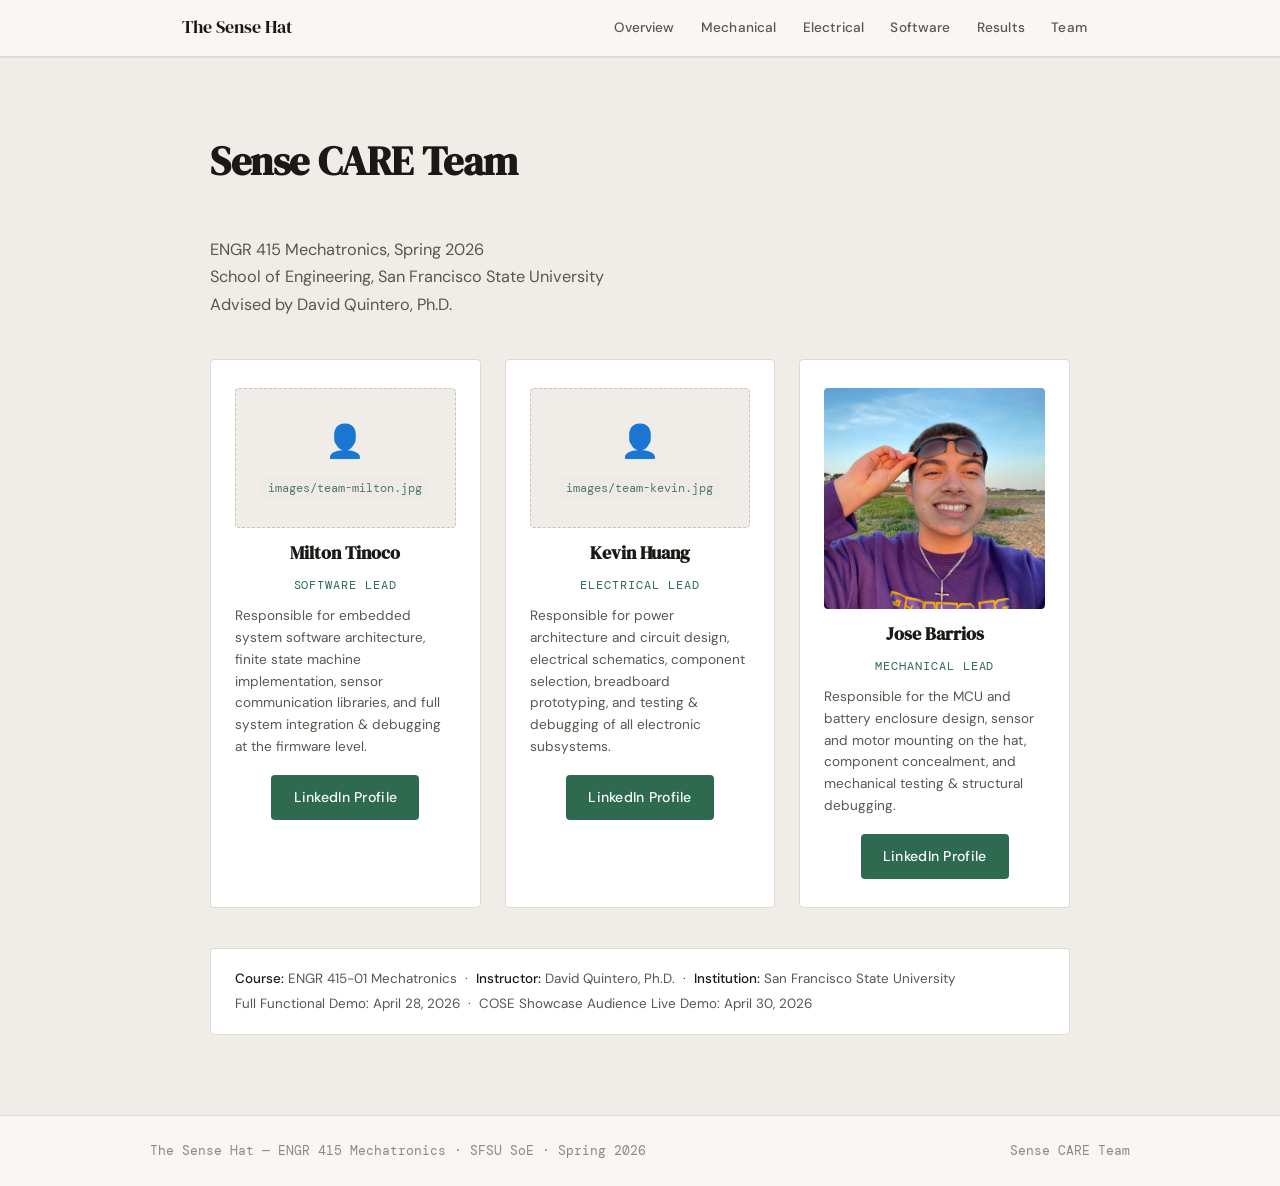
<file: team.html>
<!DOCTYPE html>
<html lang="en">
<head>
  <meta charset="UTF-8" />
  <meta name="viewport" content="width=device-width, initial-scale=1.0" />
  <title>The Sense Hat — SFSU Mechatronics (ENGR 415)</title>
  <link rel="stylesheet" href="style.css" />
  <link rel="preconnect" href="https://fonts.googleapis.com" />
  <link rel="preconnect" href="https://fonts.gstatic.com" crossorigin />
  <link href="https://fonts.googleapis.com/css2?family=DM+Serif+Display:ital@0;1&family=DM+Mono:wght@400;500&family=DM+Sans:wght@300;400;500&display=swap" rel="stylesheet" />
  <!-- https://html-preview.github.io/?url=https://github.com/ahumanpeople/engr_415_final_project/blob/main/index.html -->
</head>
<body>

  <!-- ─── NAV ─────────────────────────────────────────────────────── -->
  <nav id="navbar">
    <div class="nav-inner">
      <span class="nav-logo">The Sense Hat</span>
      <button class="nav-toggle" aria-label="Toggle menu" id="navToggle">
        <span></span><span></span><span></span>
      </button>
      <ul class="nav-links" id="navLinks">
        <li><a href="index.html">Overview</a></li>
        <li><a href="mechanical.html">Mechanical</a></li>
        <li><a href="electrical.html">Electrical</a></li>
        <li><a href="software.html">Software</a></li>
        <li><a href="results.html">Results</a></li>
        <li><a href="team.html">Team</a></li>
      </ul>
    </div>
  </nav>

  <main>

    <!-- ─── TEAM ───────────────────────────────────────────────────── -->
    <section id="team" class="section section-alt">
      <div class="section-inner">
        <h2 class="section-title">Sense CARE Team</h2>
        <p class="section-intro">
          <br>
          ENGR 415 Mechatronics, Spring 2026
          <br>
          School of Engineering, San Francisco State University
          <br>
          Advised by David Quintero, Ph.D.
        </p>

        <div class="team-grid">

          <div class="team-card">
            <figure class="team-photo">
              <div class="img-placeholder small">
                <span class="img-placeholder-icon">👤</span>
                <code>images/team-milton.jpg</code>
              </div>
              <!-- <img src="images/team-milton.jpg" alt="Milton Tinoco" /> -->
            </figure>
            <h3>Milton Tinoco</h3>
            <p class="team-role">Software Lead</p>
            <p>Responsible for embedded system software architecture, finite state machine
            implementation, sensor communication libraries, and full system integration &amp;
            debugging at the firmware level.</p>
            <a href="https://www.linkedin.com/in/miltonmtinoco/" class="btn-contact">LinkedIn Profile</a>
          </div>

          <div class="team-card">
            <figure class="team-photo">
              <div class="img-placeholder small">
                <span class="img-placeholder-icon">👤</span>
                <code>images/team-kevin.jpg</code>
              </div>
              <!-- <img src="images/team-kevin.jpg" alt="Kevin Huang" /> -->
            </figure>
            <h3>Kevin Huang</h3>
            <p class="team-role">Electrical Lead</p>
            <p>Responsible for power architecture and circuit design, electrical schematics,
            component selection, breadboard prototyping, and testing &amp; debugging of all
            electronic subsystems.</p>
            <a href="https://www.linkedin.com/in/kevin-huang-7332212b8/" class="btn-contact">LinkedIn Profile</a>
          </div>

          <div class="team-card">
            <figure class="team-photo">
              <img src="images/team_member_jose.png" alt="Jose Barrios" />
            </figure>
            <h3>Jose Barrios</h3>
            <p class="team-role">Mechanical Lead</p>
            <p>Responsible for the MCU and battery enclosure design, sensor and motor mounting
            on the hat, component concealment, and mechanical testing &amp; structural debugging.</p>
            <a href="https://www.linkedin.com/in/jbarrios03" class="btn-contact">LinkedIn Profile</a>
          </div>

        </div>

        <div class="acknowledgement">
          <p>
            <strong>Course:</strong> ENGR 415-01 Mechatronics &nbsp;·&nbsp;
            <strong>Instructor:</strong> David Quintero, Ph.D. &nbsp;·&nbsp;
            <strong>Institution:</strong> San Francisco State University
          </p>
          <p>Full Functional Demo: April 28, 2026 &nbsp;·&nbsp; COSE Showcase Audience Live Demo: April 30, 2026</p>
        </div>
      </div>
    </section>

  </main>

  <!-- ─── FOOTER ────────────────────────────────────────────────────── -->
  <footer class="site-footer">
    <div class="footer-inner">
      <span>The Sense Hat &mdash; ENGR 415 Mechatronics · SFSU SoE · Spring 2026</span>
      <span>Sense CARE Team</span>
    </div>
  </footer>

  <script src="script.js"></script>
</body>
</html>
</file>
<file: style.css>
/* ═══════════════════════════════════════════════════════════
   THE SENSE HAT — style.css
   Light, technical, Obsidian-inspired engineering aesthetic.
   Fonts: DM Serif Display (headings) · DM Sans (body) · DM Mono (code)
   ═══════════════════════════════════════════════════════════ */

/* ── Variables ──────────────────────────────────────────── */
:root {
  /* Palette */
  --bg:          #f8f7f5;
  --bg-alt:      #f0ede8;
  --surface:     #ffffff;
  --border:      #dedad4;
  --border-mid:  #c9c4bc;

  --text-primary:   #1a1916;
  --text-secondary: #5a564f;
  --text-muted:     #8c8880;

  --accent:      #2d6a4f;       /* muted forest green */
  --accent-mid:  #52796f;
  --accent-pale: #d8e8e2;

  --code-bg:     #eeebe6;

  /* Typography */
  --font-display: 'DM Serif Display', Georgia, serif;
  --font-body:    'DM Sans', system-ui, sans-serif;
  --font-mono:    'DM Mono', 'Courier New', monospace;

  /* Spacing */
  --max-w:    860px;
  --section-v: 5rem;

  /* Misc */
  --radius:   4px;
  --shadow:   0 1px 4px rgba(0,0,0,0.07), 0 4px 16px rgba(0,0,0,0.05);
  --transition: 0.18s ease;
}

/* ── Reset & Base ───────────────────────────────────────── */
*, *::before, *::after { box-sizing: border-box; margin: 0; padding: 0; }

html { scroll-behavior: smooth; font-size: 16px; }

body {
  font-family: var(--font-body);
  background: var(--bg);
  color: var(--text-primary);
  line-height: 1.7;
  -webkit-font-smoothing: antialiased;
}

body.intro-active {
  overflow: hidden;
}

body.intro-active #navbar,
body.intro-active .hero,
body.intro-active main {
  opacity: 0;
  transform: translateY(10px);
  animation: page-rise-in 1.15s ease 2.05s forwards;
}

.intro-screen {
  position: fixed;
  inset: 0;
  z-index: 1000;
  display: grid;
  place-items: center;
  background:
    radial-gradient(circle at 50% 42%, rgba(82, 121, 111, 0.24), transparent 34rem),
    #0f1110;
  opacity: 1;
  pointer-events: none;
  animation: intro-fade-away 3.45s ease forwards;
}

.intro-title {
  font-family: var(--font-display);
  color: #f5f1ea;
  font-size: clamp(3rem, 8vw, 7rem);
  line-height: 0.95;
  text-align: center;
  opacity: 0;
  transform: translateY(14px) scale(0.97);
  animation: intro-title-rise 2.5s ease forwards;
}

@keyframes intro-title-rise {
  0% {
    opacity: 0;
    transform: translateY(14px) scale(0.97);
  }
  34%, 72% {
    opacity: 1;
    transform: translateY(0) scale(1);
  }
  100% {
    opacity: 0;
    transform: translateY(-10px) scale(1.02);
  }
}

@keyframes intro-fade-away {
  0%, 62% { opacity: 1; }
  100% {
    opacity: 0;
    visibility: hidden;
  }
}

@keyframes page-rise-in {
  0% {
    opacity: 0;
    transform: translateY(10px);
  }
  100% {
    opacity: 1;
    transform: translateY(0);
  }
}

@media (prefers-reduced-motion: reduce) {
  .intro-screen {
    animation-duration: 0.7s;
  }

  .intro-title {
    animation-duration: 0.7s;
  }
}

img {
  display: block;
  width: 100%;
  height: auto;
  border-radius: var(--radius);
}

a { color: var(--accent); text-decoration: none; }
a:hover { text-decoration: underline; }

/* ── Nav ────────────────────────────────────────────────── */
#navbar {
  position: sticky;
  top: 0;
  z-index: 100;
  background: rgba(248, 247, 245, 0.94);
  border-bottom: 1px solid var(--border);
  backdrop-filter: blur(8px);
  -webkit-backdrop-filter: blur(8px);
}

.nav-inner {
  max-width: calc(var(--max-w) + 120px);
  margin: 0 auto;
  padding: 0 2rem;
  height: 56px;
  display: flex;
  align-items: center;
  gap: 2rem;
}

.nav-logo {
  font-family: var(--font-display);
  font-size: 1.1rem;
  color: var(--text-primary);
  white-space: nowrap;
  flex-shrink: 0;
}

.nav-links {
  display: flex;
  list-style: none;
  gap: 0.25rem;
  margin-left: auto;
}

.nav-links a {
  display: block;
  padding: 0.3rem 0.7rem;
  font-size: 0.85rem;
  font-weight: 500;
  color: var(--text-secondary);
  border-radius: var(--radius);
  letter-spacing: 0.01em;
  transition: color var(--transition), background var(--transition);
}

.nav-links a:hover,
.nav-links a.active {
  color: var(--accent);
  background: var(--accent-pale);
  text-decoration: none;
}

/* Hamburger */
.nav-toggle {
  display: none;
  flex-direction: column;
  gap: 5px;
  background: none;
  border: none;
  cursor: pointer;
  padding: 4px;
  margin-left: auto;
}

.nav-toggle span {
  display: block;
  width: 22px;
  height: 2px;
  background: var(--text-primary);
  border-radius: 2px;
  transition: var(--transition);
}

/* ── Hero ───────────────────────────────────────────────── */
.hero {
  min-height: 88vh;
  display: grid;
  grid-template-columns: 1fr 1fr;
  align-items: center;
  gap: 3rem;
  max-width: calc(var(--max-w) + 200px);
  margin: 0 auto;
  padding: 4rem 2rem 4rem;
}

.hero-inner {
  display: flex;
  flex-direction: column;
  gap: 1.25rem;
}

.hero-label {
  font-family: var(--font-mono);
  font-size: 0.75rem;
  color: var(--accent-mid);
  letter-spacing: 0.08em;
  text-transform: uppercase;
}

.hero-title {
  font-family: var(--font-display);
  font-size: clamp(2.8rem, 5vw, 4rem);
  line-height: 1.1;
  color: var(--text-primary);
  letter-spacing: -0.01em;
}

.hero-subtitle {
  font-size: 1.05rem;
  color: var(--text-secondary);
  max-width: 42ch;
  line-height: 1.65;
}

.hero-meta {
  display: flex;
  flex-wrap: wrap;
  gap: 0.4rem;
  font-size: 0.85rem;
  color: var(--text-muted);
  font-family: var(--font-mono);
}

.hero-meta .sep { color: var(--border-mid); }

.btn-primary {
  display: inline-block;
  margin-top: 0.5rem;
  padding: 0.65rem 1.4rem;
  border: 0;
  background: var(--accent);
  color: #fff;
  border-radius: var(--radius);
  font-family: var(--font-body);
  font-size: 0.88rem;
  font-weight: 500;
  letter-spacing: 0.02em;
  transition: background var(--transition), transform var(--transition);
  align-self: flex-start;
  cursor: pointer;
}

.btn-primary:hover {
  background: var(--accent-mid);
  text-decoration: none;
  transform: translateY(-1px);
}

/* Hero motion preview */
.hero-motion-card {
  width: 100%;
  display: flex;
  flex-direction: column;
  gap: 0.95rem;
  padding: 0;
  border: none;
  border-radius: 0;
  background: transparent;
  box-shadow: none;
}

.motion-card-header {
  display: flex;
  flex-direction: column;
  gap: 0.2rem;
  padding: 0.15rem 0.1rem 0.25rem;
}

.motion-card-header span {
  font-family: var(--font-mono);
  font-size: 0.72rem;
  color: var(--accent);
  letter-spacing: 0.08em;
  text-transform: uppercase;
}

.motion-card-header strong {
  max-width: 22rem;
  color: var(--text-primary);
  font-size: clamp(1.25rem, 2.4vw, 1.85rem);
  line-height: 1.05;
  font-weight: 700;
}

.motion-media-grid {
  display: grid;
  grid-template-columns: 1fr;
  align-items: stretch;
}

.motion-video {
  width: 100%;
  height: 100%;
  min-height: 180px;
  aspect-ratio: 4 / 3;
  object-fit: cover;
  object-position: center 45%;
  border: none;
  border-radius: var(--radius);
  background: var(--bg-alt);
  box-shadow: 0 10px 28px rgba(26, 25, 22, 0.13);
}

.motion-video-feature {
  aspect-ratio: 16 / 12.9;
}

.hero-image-wrap {
  display: flex;
  justify-content: center;
  align-items: center;
}

.hero-img {
  width: 100%;
  max-width: 420px;
}

.hero-model {
  width: 100%;
  max-width: 520px;
}

.hero-model model-viewer {
  height: min(58vh, 520px);
  min-height: 380px;
}

/* ── Sections ───────────────────────────────────────────── */
.section {
  padding: var(--section-v) 2rem;
  border-top: 1px solid var(--border);
}

.section-alt {
  background: var(--bg-alt);
}

.section-inner {
  max-width: var(--max-w);
  margin: 0 auto;
  display: flex;
  flex-direction: column;
  gap: 2.5rem;
}

.section-title {
  font-family: var(--font-display);
  font-size: clamp(1.9rem, 3.5vw, 2.5rem);
  color: var(--text-primary);
  letter-spacing: -0.01em;
  line-height: 1.15;
}

.section-intro {
  color: var(--text-secondary);
  font-size: 1.02rem;
  max-width: 60ch;
  margin-top: -1rem;
}

.subsection-title {
  font-family: var(--font-display);
  font-size: 1.2rem;
  color: var(--text-primary);
  border-bottom: 1px solid var(--border);
  padding-bottom: 0.5rem;
  margin-bottom: -1rem;
}

/* ── Prose ──────────────────────────────────────────────── */
.prose {
  display: flex;
  flex-direction: column;
  gap: 1rem;
}

.prose p {
  color: var(--text-secondary);
  font-size: 0.97rem;
  line-height: 1.75;
}

.prose strong { color: var(--text-primary); font-weight: 500; }

/* ── Cards ──────────────────────────────────────────────── */
.card-grid {
  display: grid;
  gap: 1.25rem;
}

.two-col  { grid-template-columns: repeat(2, 1fr); }
.three-col { grid-template-columns: repeat(3, 1fr); }

.card {
  background: var(--surface);
  border: 1px solid var(--border);
  border-radius: var(--radius);
  padding: 1.5rem;
  display: flex;
  flex-direction: column;
  gap: 0.6rem;
}

.card-icon {
  font-size: 1.4rem;
  line-height: 1;
}

.card h4 {
  font-size: 0.95rem;
  font-weight: 500;
  color: var(--text-primary);
}

.card p {
  font-size: 0.88rem;
  color: var(--text-secondary);
  line-height: 1.6;
}

.repo-panel {
  margin: 1.2rem 0 1.8rem;
  padding: 1.25rem;
  background: linear-gradient(135deg, #f4f8f5 0%, #ffffff 100%);
  border: 1px solid #b7d4c8;
  border-left: 5px solid var(--accent);
  border-radius: var(--radius);
  box-shadow: var(--shadow);
}

.repo-panel .subsection-title {
  margin-top: 0;
}

.repo-links {
  display: grid;
  gap: 0.85rem;
  margin-top: 0.7rem;
}

.repo-card {
  display: flex;
  align-items: center;
  gap: 1rem;
  padding: 1rem 1.1rem;
  background: #ffffff;
  border: 1px solid #c5d8ce;
  border-radius: var(--radius);
  color: var(--text-primary);
  text-decoration: none;
  box-shadow: var(--shadow-soft);
  transition: transform 0.18s ease, border-color 0.18s ease, box-shadow 0.18s ease;
}

.repo-card:hover {
  transform: translateY(-2px);
  border-color: var(--accent);
  box-shadow: 0 16px 34px rgba(34, 83, 62, 0.16);
  text-decoration: none;
}

.repo-icon {
  flex: 0 0 auto;
  font-family: var(--font-mono);
  font-size: 0.68rem;
  letter-spacing: 0.08em;
  text-transform: uppercase;
  color: var(--accent);
  background: var(--accent-pale);
  border: 1px solid #b7d4c8;
  border-radius: var(--radius);
  padding: 0.45rem 0.55rem;
}

.repo-card strong {
  display: block;
  font-size: 1.02rem;
  font-weight: 500;
}

.repo-card small {
  display: block;
  margin-top: 0.2rem;
  color: var(--text-secondary);
  font-size: 0.82rem;
}

/* ── Image blocks ───────────────────────────────────────── */
.img-block {
  display: flex;
  flex-direction: column;
  gap: 0.75rem;
  width: 100%;
}

.img-row {
  display: grid;
  grid-template-columns: 1fr 1fr;
  gap: 1.25rem;
}

.img-placeholder {
  width: 100%;
  min-height: 220px;
  background: var(--bg-alt);
  border: 1.5px dashed var(--border-mid);
  border-radius: var(--radius);
  display: flex;
  flex-direction: column;
  align-items: center;
  justify-content: center;
  gap: 0.5rem;
  padding: 1.5rem;
  text-align: center;
  color: var(--text-muted);
  font-size: 0.82rem;
  transition: border-color var(--transition);
}

.img-placeholder:hover { border-color: var(--accent-mid); }

.img-placeholder.small { min-height: 160px; }

.img-placeholder-icon { font-size: 2rem; }

.img-placeholder code {
  font-family: var(--font-mono);
  font-size: 0.73rem;
  background: var(--code-bg);
  padding: 0.15rem 0.4rem;
  border-radius: 2px;
  color: var(--accent-mid);
  word-break: break-all;
}

.demo-video-block {
  margin-top: 1.5rem;
  width: min(100%, 1120px);
  align-self: center;
}

.demo-video-embed {
  width: 100%;
  min-height: min(72vh, 680px);
  aspect-ratio: 16 / 9;
  border: 1px solid var(--border-mid);
  border-radius: var(--radius);
  background: var(--bg-alt);
  box-shadow: var(--shadow);
}

.gui-video-block {
  margin-top: 1.25rem;
}

.gui-video {
  display: block;
  width: 100%;
  max-height: 76vh;
  aspect-ratio: 16 / 9;
  object-fit: contain;
  background: #101412;
  border: 1px solid var(--border-mid);
  border-radius: var(--radius);
  box-shadow: var(--shadow);
}

.diagram-popout {
  cursor: pointer;
  perspective: 1200px;
  outline: none;
}

.diagram-popout:focus-visible .diagram-frame {
  box-shadow: 0 0 0 3px rgba(41, 112, 79, 0.25), var(--shadow);
}

.diagram-frame {
  position: relative;
  overflow: hidden;
  border-radius: var(--radius);
  background: #ffffff;
  border: 1px solid #c5d8ce;
  transform-style: preserve-3d;
  transition: transform 0.22s ease, box-shadow 0.22s ease, border-color 0.22s ease;
  box-shadow: 0 16px 34px rgba(34, 83, 62, 0.14);
}

.diagram-frame::before {
  content: "";
  position: absolute;
  inset: -1px;
  pointer-events: none;
  background: radial-gradient(circle at var(--mx, 50%) var(--my, 40%), rgba(55, 143, 102, 0.16), transparent 36%);
  opacity: 0;
  transition: opacity 0.22s ease;
  z-index: 1;
}

.diagram-frame img {
  display: block;
  width: 100%;
  transform: rotateX(var(--rx, 0deg)) rotateY(var(--ry, 0deg)) translateZ(18px) scale(1.015);
  transition: transform 0.18s ease;
}

.diagram-popout:hover .diagram-frame {
  border-color: var(--accent);
  box-shadow: 0 24px 48px rgba(34, 83, 62, 0.22);
}

.diagram-popout:hover .diagram-frame::before {
  opacity: 1;
}

.diagram-badge {
  position: absolute;
  right: 1rem;
  bottom: 1rem;
  z-index: 2;
  font-family: var(--font-mono);
  font-size: 0.72rem;
  letter-spacing: 0.06em;
  text-transform: uppercase;
  color: #ffffff;
  background: rgba(26, 25, 22, 0.76);
  border: 1px solid rgba(255, 255, 255, 0.34);
  border-radius: var(--radius);
  padding: 0.45rem 0.65rem;
  backdrop-filter: blur(8px);
}

.diagram-modal {
  position: fixed;
  inset: 0;
  z-index: 1000;
  display: none;
  align-items: center;
  justify-content: center;
  padding: 4rem 2rem 2rem;
  background: rgba(14, 18, 16, 0.86);
}

.diagram-modal.open {
  display: flex;
}

body.modal-open {
  overflow: hidden;
}

.diagram-modal img {
  max-width: min(96vw, 1280px);
  max-height: 86vh;
  object-fit: contain;
  border-radius: var(--radius);
  background: #ffffff;
  box-shadow: 0 28px 70px rgba(0, 0, 0, 0.42);
}

.diagram-modal-close {
  position: absolute;
  top: 1.25rem;
  right: 1.5rem;
  border: 1px solid rgba(255, 255, 255, 0.42);
  border-radius: var(--radius);
  background: rgba(255, 255, 255, 0.12);
  color: #ffffff;
  font: 500 0.82rem var(--font-sans);
  padding: 0.55rem 0.8rem;
  cursor: pointer;
}

.diagram-modal-close:hover {
  background: rgba(255, 255, 255, 0.2);
}

figcaption {
  font-size: 0.82rem;
  color: var(--text-muted);
  font-style: italic;
  line-height: 1.5;
  padding: 0 0.25rem;
}

.model-block {
  display: flex;
  flex-direction: column;
  gap: 0.75rem;
}

.cad-showcase .section-inner {
  display: flex;
  flex-direction: column;
  align-items: center;
}

.cad-showcase .section-title {
  align-self: center;
  text-align: center;
}

.model-block model-viewer {
  width: 100%;
  height: min(68vh, 620px);
  min-height: 430px;
  border: 1px solid var(--border-mid);
  border-radius: var(--radius);
  background:
    linear-gradient(90deg, rgba(26, 25, 22, 0.09) 1px, transparent 1px),
    linear-gradient(0deg, rgba(26, 25, 22, 0.09) 1px, transparent 1px),
    radial-gradient(circle at 50% 42%, #c8ced0 0, #aeb8bd 48%, #98a4aa 100%);
  background-size: 36px 36px, 36px 36px, 100% 100%;
  box-shadow: var(--shadow);
}

.model-download {
  display: inline-flex;
  margin-left: 0.35rem;
  color: var(--accent);
  font-style: normal;
  font-weight: 500;
}

/* ── Tables ─────────────────────────────────────────────── */
.table-wrap {
  overflow-x: auto;
  border: 1px solid var(--border);
  border-radius: var(--radius);
}

table {
  width: 100%;
  border-collapse: collapse;
  font-size: 0.85rem;
}

thead {
  background: var(--bg-alt);
  border-bottom: 1px solid var(--border);
}

th {
  text-align: left;
  padding: 0.7rem 1rem;
  font-weight: 500;
  color: var(--text-primary);
  font-size: 0.8rem;
  letter-spacing: 0.03em;
  text-transform: uppercase;
  white-space: nowrap;
}

td {
  padding: 0.65rem 1rem;
  color: var(--text-secondary);
  border-bottom: 1px solid var(--border);
  vertical-align: top;
}

tbody tr:last-child td { border-bottom: none; }

tbody tr:hover td { background: var(--accent-pale); }

.total-row td {
  background: var(--bg-alt);
  color: var(--text-primary);
  border-top: 1px solid var(--border-mid);
}

/* ── Power table (inside cards) ─────────────────────────── */
.power-table {
  display: flex;
  flex-direction: column;
  gap: 0.3rem;
  margin-top: 0.25rem;
}

.power-row {
  display: flex;
  justify-content: space-between;
  font-size: 0.84rem;
  color: var(--text-secondary);
  padding: 0.25rem 0;
  border-bottom: 1px solid var(--border);
}

.power-row:last-child { border-bottom: none; }

.power-row.total {
  font-weight: 500;
  color: var(--text-primary);
  border-top: 1px solid var(--border-mid);
  border-bottom: none;
  padding-top: 0.4rem;
  margin-top: 0.1rem;
}

/* ── Tags ───────────────────────────────────────────────── */
.tag-list {
  display: flex;
  flex-wrap: wrap;
  gap: 0.5rem;
}

.tag {
  font-family: var(--font-mono);
  font-size: 0.76rem;
  background: var(--accent-pale);
  color: var(--accent);
  border: 1px solid #b7d4c8;
  padding: 0.25rem 0.65rem;
  border-radius: var(--radius);
  letter-spacing: 0.01em;
}

/* ── Code block ─────────────────────────────────────────── */
.code-block {
  background: var(--code-bg);
  border: 1px solid var(--border);
  border-radius: var(--radius);
  padding: 1.5rem 1.75rem;
  overflow-x: auto;
}

.code-block code {
  font-family: var(--font-mono);
  font-size: 0.82rem;
  line-height: 1.75;
  color: var(--text-primary);
  white-space: pre;
}

/* ── Challenges ─────────────────────────────────────────── */
.challenge-list {
  display: flex;
  flex-direction: column;
  gap: 1rem;
}

.challenge {
  background: var(--surface);
  border: 1px solid var(--border);
  border-left: 3px solid var(--accent);
  border-radius: 0 var(--radius) var(--radius) 0;
  padding: 1.1rem 1.25rem;
  display: flex;
  flex-direction: column;
  gap: 0.4rem;
}

.challenge-label {
  font-size: 0.82rem;
  font-weight: 500;
  font-family: var(--font-mono);
  color: var(--accent);
  text-transform: uppercase;
  letter-spacing: 0.07em;
}

.challenge p {
  font-size: 0.88rem;
  color: var(--text-secondary);
  line-height: 1.65;
}

/* ── Team ───────────────────────────────────────────────── */
.team-grid {
  display: grid;
  grid-template-columns: repeat(3, 1fr);
  gap: 1.5rem;
}

.team-card {
  background: var(--surface);
  border: 1px solid var(--border);
  border-radius: var(--radius);
  padding: 1.75rem 1.5rem;
  display: flex;
  flex-direction: column;
  gap: 0.6rem;
  text-align: center;
}

.team-photo {
  width: 100%;
}

.team-photo .img-placeholder.small {
  min-height: 140px;
}

.team-card h3 {
  font-family: var(--font-display);
  font-size: 1.15rem;
  color: var(--text-primary);
}

.team-role {
  font-family: var(--font-mono);
  font-size: 0.76rem;
  color: var(--accent);
  text-transform: uppercase;
  letter-spacing: 0.08em;
  margin-top: -0.2rem;
}

.team-card p:not(.team-role) {
  font-size: 0.85rem;
  color: var(--text-secondary);
  line-height: 1.6;
  text-align: left;
}

.btn-contact {
  display: inline-block;
  margin-top: 0.5rem;
  padding: 0.65rem 1.4rem;
  background: var(--accent);
  color: #fff;
  border-radius: var(--radius);
  font-size: 0.88rem;
  font-weight: 500;
  letter-spacing: 0.02em;
  transition: background var(--transition), transform var(--transition);
  align-self: center;
}

.btn-contact:hover {
  background: var(--accent-mid);
  text-decoration: none;
  transform: translateY(-1px);
}

.acknowledgement {
  background: var(--surface);
  border: 1px solid var(--border);
  border-radius: var(--radius);
  padding: 1.25rem 1.5rem;
  display: flex;
  flex-direction: column;
  gap: 0.3rem;
}

.acknowledgement p {
  font-size: 0.84rem;
  color: var(--text-secondary);
  line-height: 1.5;
}

.acknowledgement strong {
  color: var(--text-primary);
  font-weight: 500;
}

/* ── Footer ─────────────────────────────────────────────── */
.site-footer {
  border-top: 1px solid var(--border);
  padding: 1.5rem 2rem;
}

.footer-inner {
  max-width: calc(var(--max-w) + 120px);
  margin: 0 auto;
  display: flex;
  justify-content: space-between;
  align-items: center;
  flex-wrap: wrap;
  gap: 0.5rem;
  font-size: 0.8rem;
  color: var(--text-muted);
  font-family: var(--font-mono);
}

/* ── Scroll-reveal animation ─────────────────────────────── */
.reveal {
  opacity: 0;
  transform: translateY(18px);
  transition: opacity 0.5s ease, transform 0.5s ease;
}

.reveal.visible {
  opacity: 1;
  transform: translateY(0);
}

/* ── Responsive — Tablet ─────────────────────────────────── */
@media (max-width: 900px) {
  .hero {
    grid-template-columns: 1fr;
    min-height: unset;
    padding-top: 3rem;
  }

  .hero-image-wrap { order: -1; }
  .hero-img { max-width: 340px; margin: 0 auto; }
  .hero-model { max-width: 520px; margin: 0 auto; }

  .three-col { grid-template-columns: repeat(2, 1fr); }

  .team-grid { grid-template-columns: repeat(2, 1fr); }
}

/* ── Responsive — Mobile ─────────────────────────────────── */
@media (max-width: 640px) {
  :root { --section-v: 3.5rem; }

  .nav-inner { padding: 0 1.25rem; }

  .nav-links {
    display: none;
    flex-direction: column;
    position: absolute;
    top: 56px;
    left: 0;
    right: 0;
    background: var(--bg);
    border-bottom: 1px solid var(--border);
    padding: 0.75rem 1.25rem 1rem;
    gap: 0.1rem;
    box-shadow: 0 4px 16px rgba(0,0,0,0.08);
  }

  .nav-links.open { display: flex; }

  .nav-links a { padding: 0.5rem 0.5rem; font-size: 0.9rem; }

  .nav-toggle { display: flex; }

  .hero { padding: 2rem 1.25rem; gap: 2rem; }

  .motion-video {
    aspect-ratio: 1 / 0.78;
  }

  .section { padding: var(--section-v) 1.25rem; }

  .two-col,
  .three-col,
  .img-row,
  .team-grid { grid-template-columns: 1fr; }

  .card-grid.two-col { grid-template-columns: 1fr; }

  .footer-inner { flex-direction: column; align-items: flex-start; gap: 0.25rem; }

  .code-block { padding: 1rem 1.1rem; }

  .code-block code { font-size: 0.76rem; }

  th, td { padding: 0.55rem 0.75rem; }

  .model-block model-viewer {
    height: 56vh;
    min-height: 340px;
  }

  .hero-model model-viewer {
    height: 48vh;
    min-height: 320px;
  }
}
</file>
